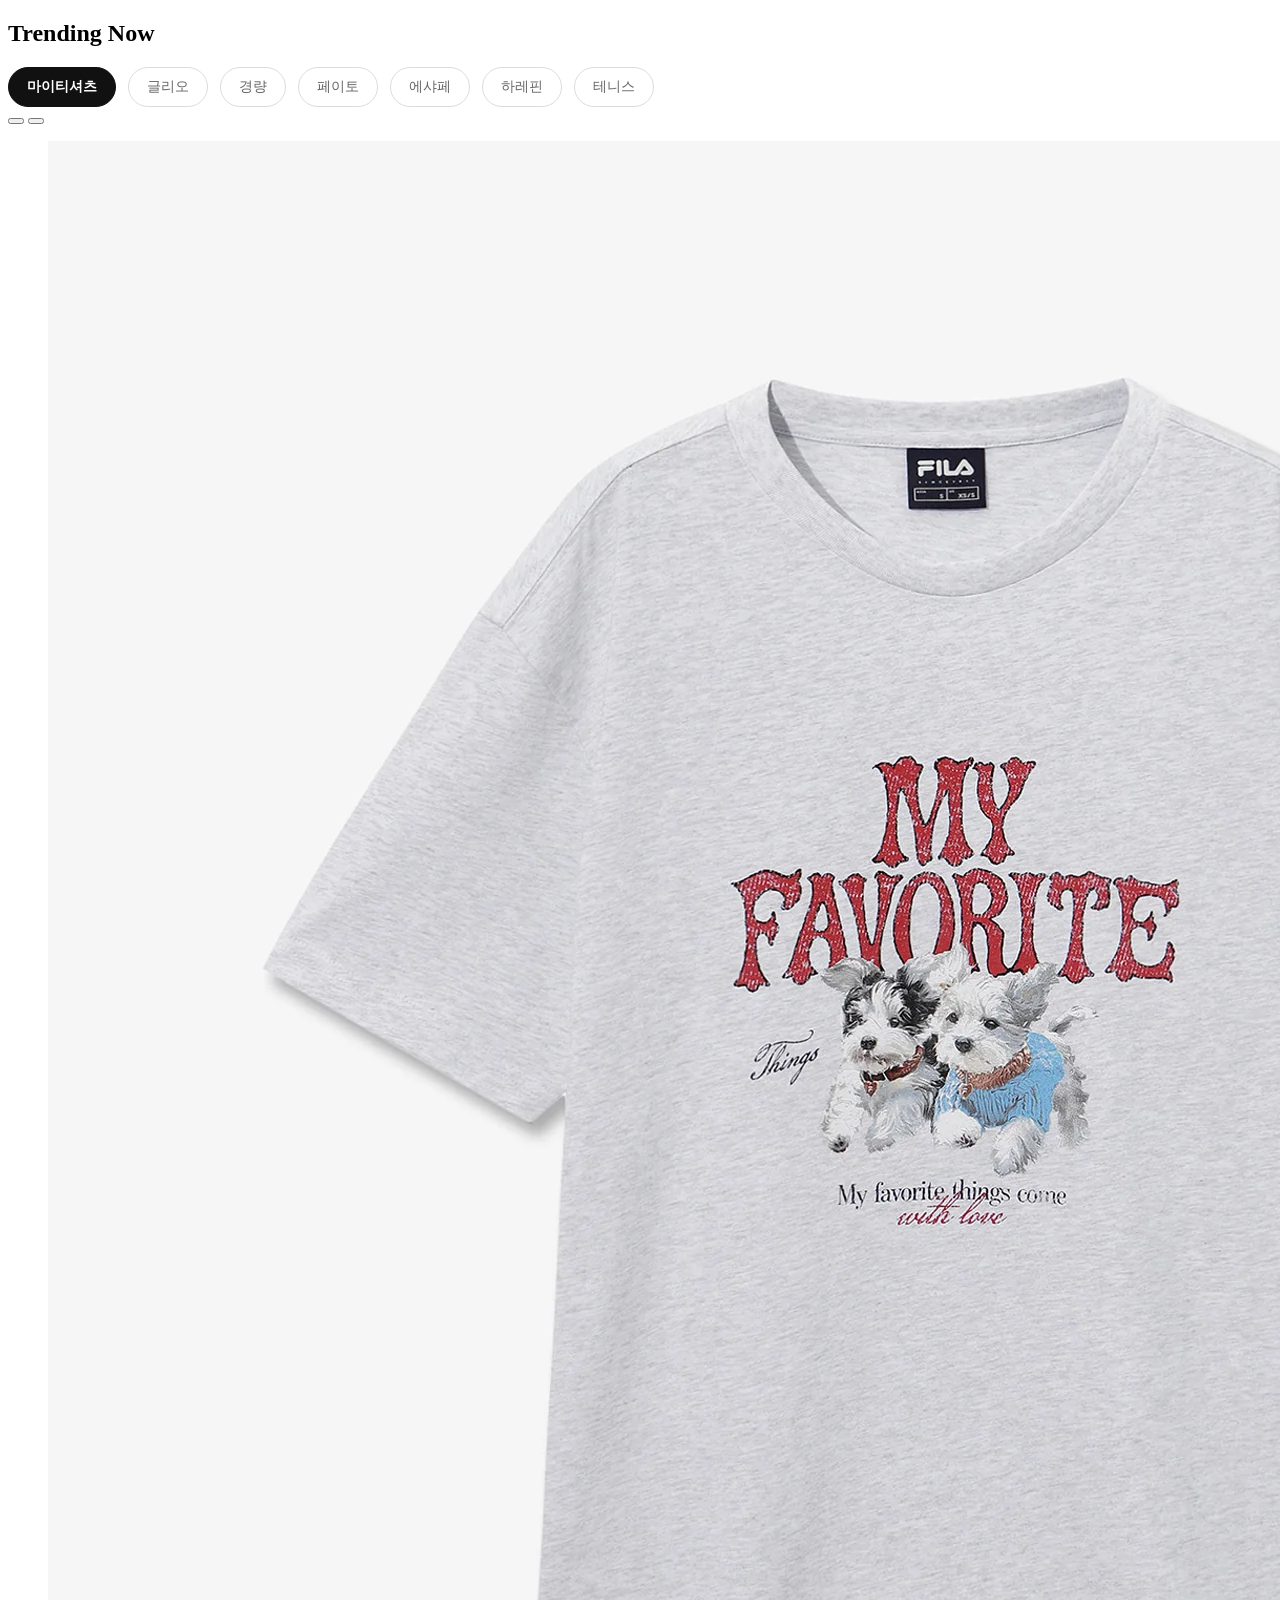
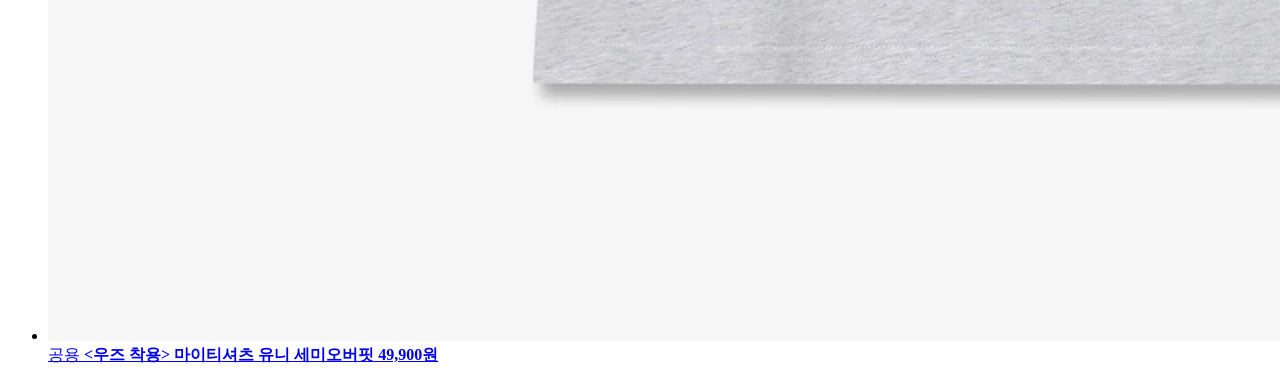
<file: 필라.html>
<!doctype html>
<html lang="en">
<head>
    <meta charset="UTF-8">
    <meta name="viewport"
          content="width=device-width, user-scalable=no, initial-scale=1.0, maximum-scale=1.0, minimum-scale=1.0">
    <meta http-equiv="X-UA-Compatible" content="ie=edge">
    <title>Document</title>
</head>
<style>
    .category_list{
        display: flex;
        gap: 12px;
        padding: 0;
        margin: 0;
        list-style: none;
    }

    .category_list button{
        border: 1px solid #dcdcdc;
        background: #fff;
        color: #666;
        padding: 10px 18px;
        border-radius: 30px;
        cursor: pointer;
        font-size: 14px;
        font-weight: 500;
        transition: all 0.3s ease;
    }

    /* hover */
    .category_list button:hover{
        background: #111;
        color: #fff;
        border-color: #111;
    }

    /* active 상태 */
    .category_list button.active{
        background: #111;
        color: #fff;
        border-color: #111;
        font-weight: 700;
    }
</style>
<body>
<section class="trending_section">
    <h2>Trending Now</h2>

    <div>
        <ul class="category_list">
            <li><button type="button" class="active">마이티셔츠</button></li>
            <li><button type="button">글리오</button></li>
            <li><button type="button">경량</button></li>
            <li><button type="button">페이토</button></li>
            <li><button type="button">에샤페</button></li>
            <li><button type="button">하레핀</button></li>
            <li><button type="button">테니스</button></li>
        </ul>

        <div class="arrow_button_container">
            <button type="button" class="arrow_button">
                <i class="fa-solid fa-caret-left"></i>
            </button>
            <button type="button" class="arrow_button">
                <i class="fa-solid fa-caret-right"></i>
            </button>
        </div>
    </div>

    <ul>
        <li>
            <a href="#">
                <div class="image_container">
                    <img src="image/clothes1.webp" alt="<우즈 착용> 마이티셔츠 유니 세미오버핏">
                </div>
                <span class="tag">공용</span>
                <strong class="title">&lt;우즈 착용&gt; 마이티셔츠 유니 세미오버핏</strong>
                <strong class="price">49,900원</strong>
            </a>
        </li>
    </ul>
</section>

</body>
</html>
<script>
    const categoryButtons = document.querySelectorAll('.category_list button');

    categoryButtons.forEach(button => {
        button.addEventListener('click', () => {

            // 기존 active 제거
            categoryButtons.forEach(btn => {
                btn.classList.remove('active');
            });

            // 클릭한 버튼 active 추가
            button.classList.add('active');
        });
    });
</script>
</file>
